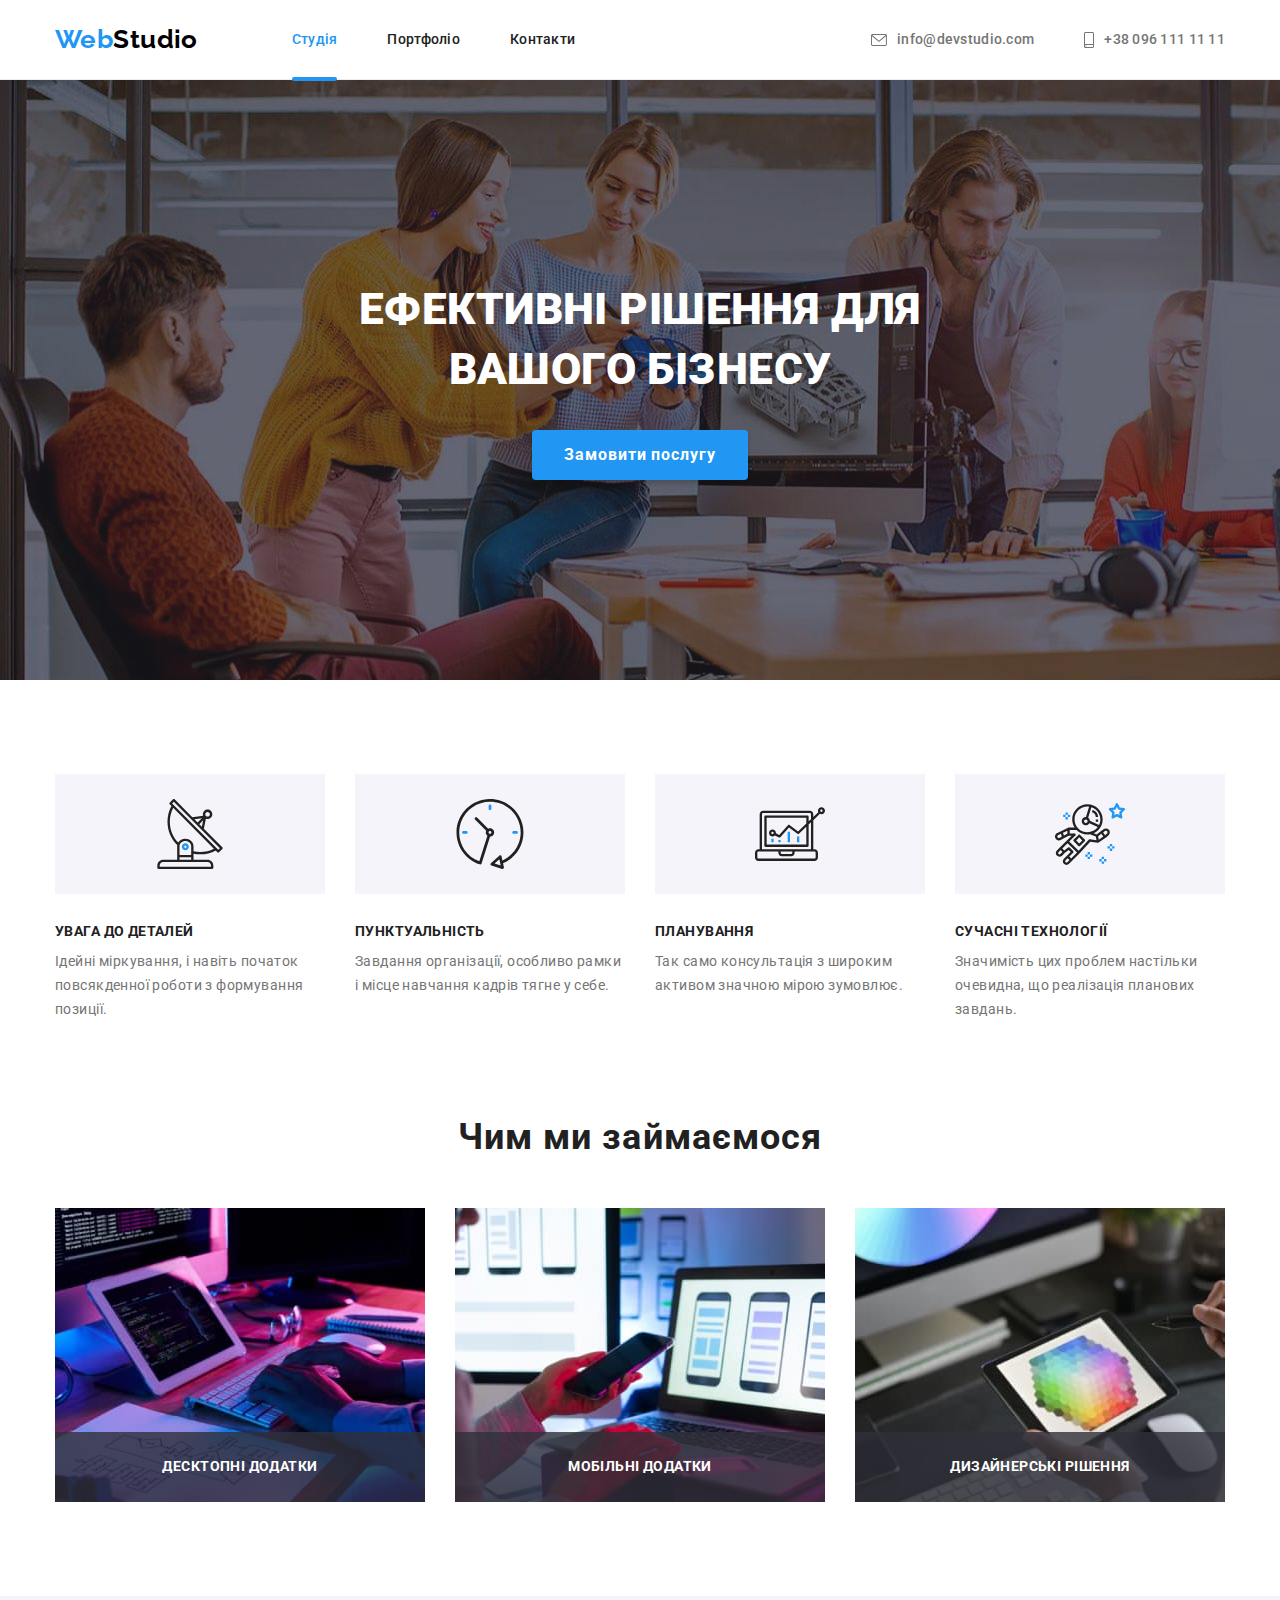
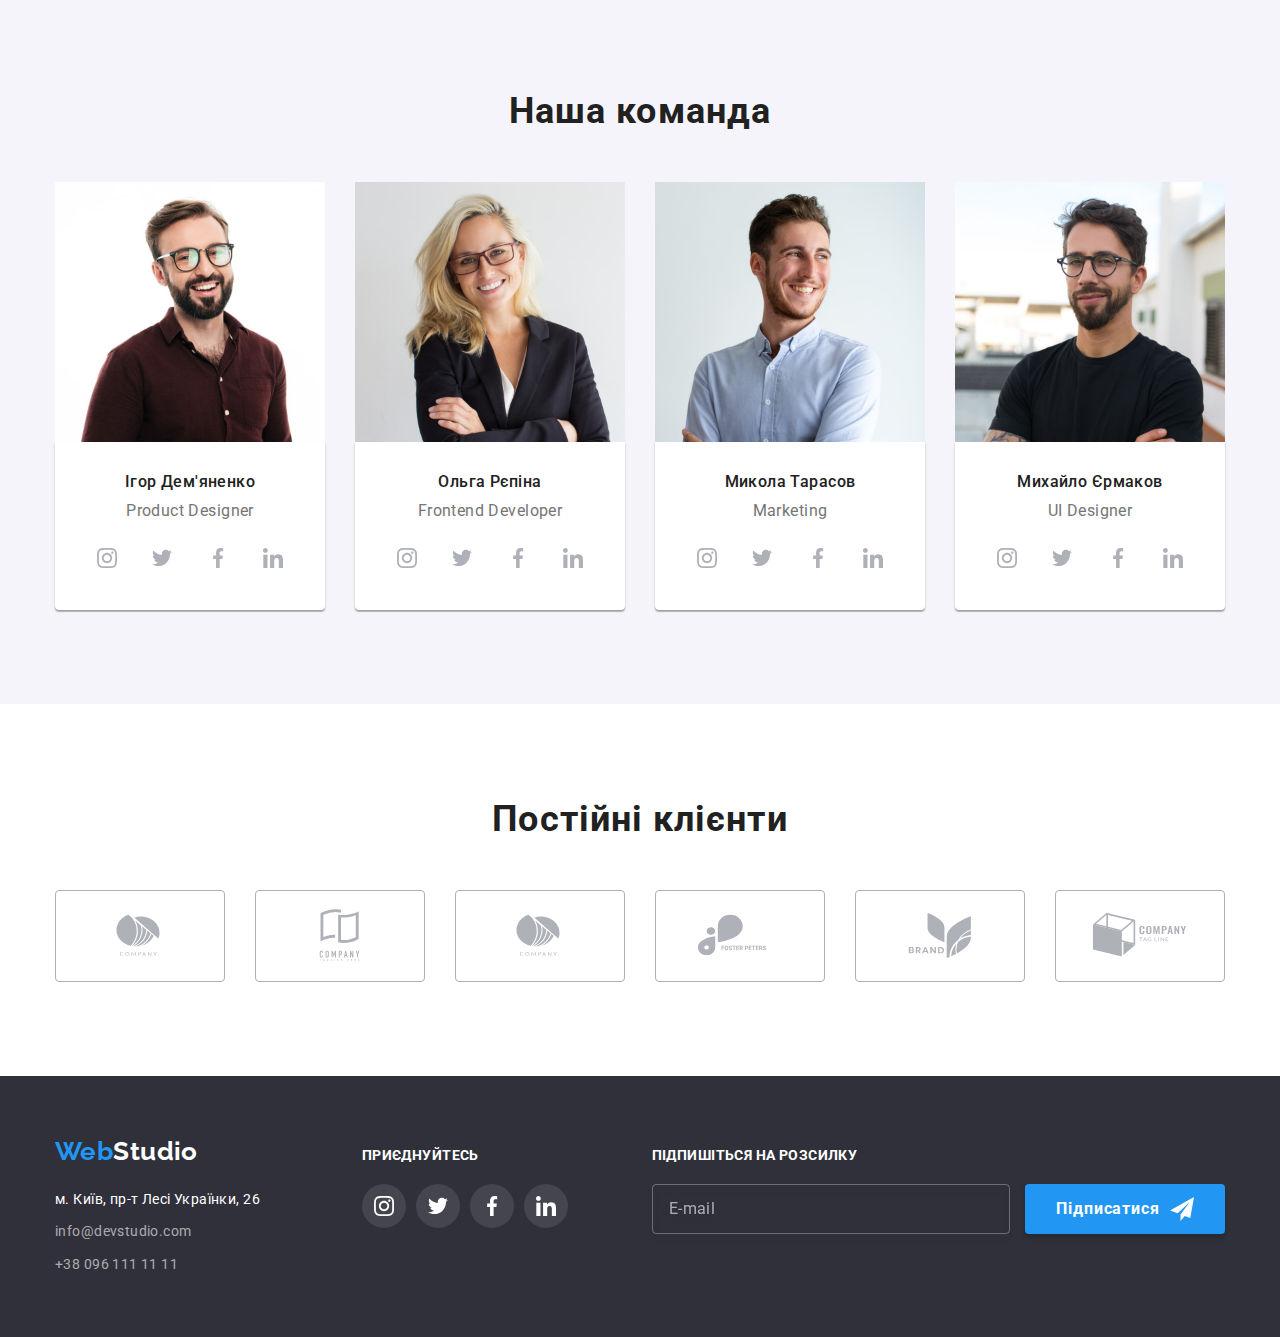
<file: index.html>
<!DOCTYPE html>
<html lang="uk">
<head>
    <meta charset="UTF-8">
    <meta http-equiv="X-UA-Compatible" content="IE=edge">
    <meta name="viewport" content="width=device-width, initial-scale=1.0">
    <title>WebStudio</title>
    <link rel="stylesheet" href="https://cdnjs.cloudflare.com/ajax/libs/modern-normalize/1.1.0/modern-normalize.min.css">
    <link rel="preconnect" href="https://fonts.googleapis.com">
    <link rel="preconnect" href="https://fonts.gstatic.com" crossorigin>
    <link href="https://fonts.googleapis.com/css2?family=Raleway:wght@700&family=Roboto:wght@400;500;700;900&display=swap" rel="stylesheet">
    <link rel="stylesheet" href="./css/styles.css">
</head>
<body>
<header class="header">
    <div class="header-container container">
        <nav class="header-nav">
            <a class="logo link" href="./index.html" lang="en">
                <span class="accent">Web</span><span class="text">Studio</span>
            </a>
            <ul class="site-nav list">
                <li class="site-nav-item">
                <a class="site-nav-link link current" href="./index.html">Студія</a>
                </li>
                <li class="site-nav-item">
                <a class="site-nav-link link" href="./portfolio.html">Портфоліо</a>
                </li>
                <li class="site-nav-item">
                <a class="site-nav-link link" href="#">Контакти</a>
                </li>
            </ul>
        </nav>
        <ul class="contacts list">
            <li class="contacts-item">
                <a class="contacts-link link" href="mailto:info@devstudio.com">
                    <svg class="contacts-icon icon" width="16" height="12">
                        <use href="./images/icons.svg#icon-email"></use>
                    </svg>
                    info@devstudio.com
                </a>
            </li>
            <li class="contacts-item">
                <a class="contacts-link link" href="tel:+380961111111">
                    <svg class="contacts-icon icon" width="10" height="16">
                        <use href="./images/icons.svg#icon-phone"></use>
                    </svg>
                    +38 096 111 11 11
                </a>
            </li>
        </ul>
    </div>
</header>

<main>
    <section class="hero">
        <div class="container">
            <h1 class="main">Ефективні рішення для вашого бізнесу</h1>
            <button class="button" type="button" data-modal-open>Замовити послугу</button>
        </div>
    </section>

    <section class="characteristic section">
        <div class="container">
            <h2 class="visually-hidden">Особливості</h2>
            <ul class="distinction-list list">
                <li class="dist-list-item">
                   <div class="dist-list-container">
                    <div class="icon-container">
                        <svg class="characteristic-icon icon" width="70" height="70">
                            <use href="./images/icons.svg#icon-antenna"></use>
                        </svg>
                    </div>
                       <h3 class="example-title title">Увага до деталей</h3>
                       <p class="point">Ідейні міркування, і навіть початок повсякденної роботи з формування позиції.</p>
                   </div>
                </li>
                <li class="dist-list-item">
                    <div class="dist-list-container">
                        <div class="icon-container">
                            <svg class="characteristic-icon icon" width="70" height="70">
                                <use href="./images/icons.svg#icon-clock"></use>
                            </svg>  
                        </div>
                        <h3 class="title">Пунктуальність</h3>
                        <p class="point">Завдання організації, особливо рамки і місце навчання кадрів тягне у себе.</p>
                    </div>
                </li>
                <li class="dist-list-item">
                    <div class="dist-list-container">
                        <div class="icon-container">
                            <svg class="characteristic-icon icon" width="70" height="70">
                                <use href="./images/icons.svg#icon-diagram"></use>
                            </svg> 
                        </div>
                        <h3 class="title">Планування</h3>
                        <p class="point">Так само консультація з широким активом значною мірою зумовлює.</p>
                    </div>
                </li>
                 <li class="dist-list-item">
                    <div class="dist-list-container">
                        <div class="icon-container">
                            <svg class="characteristic-icon icon" width="70" height="70">
                                <use href="./images/icons.svg#icon-astronaut"></use>
                            </svg> 
                        </div>
                        <h3 class="title">Сучасні технології</h3>
                        <p class="point">Значимість цих проблем настільки очевидна, що реалізація планових завдань.</p>
                    </div>
                </li>
            </ul>
        </div>
    </section>

    <section class="essential section">
        <div class="container">
            <h2 class="title">Чим ми займаємося</h2>
            <ul class="images-list list">
                <li class="images-list-item">
                    <img class="img" src="./images/img1.jpg" alt="Десктопні додатки" width=370>
                    <div class="essential-text-container">
                        <p class="essential-text">Десктопні додатки</p>
                    </div>
                </li>
                <li class="images-list-item">
                    <img class="img" src="./images/img2.jpg" alt="Мобільні додатки" width=370>
                    <div class="essential-text-container">
                        <p class="essential-text">Мобільні додатки</p>
                    </div>
                </li>
                <li class="images-list-item">
                    <img class="img" src="./images/img3.jpg" alt="Дизайнерскі рішення" width=370>
                    <div class="essential-text-container">
                        <p class="essential-text">Дизайнерські рішення</p>
                    </div>
                </li>
            </ul>
        </div>
    </section>

    <section class="team section">
        <div class="container">
            <h2 class="title">Наша команда</h2>
            <ul class="team-list list">
                <li class="team-list-item">
                    <img class="img" src="./images/img4.jpg" alt="Игорь Демьяненко" width=270>
                    <div class="team-list-container">
                        <h3 class="people">Ігор Дем'яненко</h3>
                        <p class="texts" lang="en">Product Designer</p>
                        <ul class="social-networks list">
                            <li class="social-networks-item">
                                <a class="social-network-link" href="#instagram">
                                    <svg class="social-network-icon icon" width="20" height="20">
                                        <use href="./images/icons.svg#icon-instagram"></use>
                                    </svg>
                                </a>
                            </li>
                            <li class="social-networks-item">
                                <a class="social-network-link" href="#twitter">
                                    <svg class="social-network-icon icon" width="20" height="20">
                                       <use href="./images/icons.svg#icon-twitter"></use>
                                    </svg>
                                </a>
                            </li>
                            <li class="social-networks-item">
                                <a class="social-network-link" href="#facebook">
                                    <svg class="social-network-icon icon" width="20" height="20">
                                        <use href="./images/icons.svg#icon-facebook"></use>
                                    </svg>
                                </a>
                            </li>
                            <li class="social-networks-item">
                                <a class="social-network-link" href="#linkedin">
                                    <svg class="social-network-icon icon" width="20" height="20">
                                        <use href="./images/icons.svg#icon-linkedin"></use>
                                    </svg>
                                </a>
                            </li>
                        </ul>
                    </div>
                </li>
                <li class="team-list-item">
                    <img class="img" src="./images/img5.jpg" alt="Ольга Репина" width=270>
                    <div class="team-list-container">
                        <h3 class="people">Ольга Рєпіна</h3>
                        <p class="texts" lang="en">Frontend Developer</p>
                        <ul class="social-networks list">
                            <li class="social-networks-item">
                                <a class="social-network-link" href="#instagram">
                                    <svg class="social-network-icon" width="20" height="20">
                                        <use href="./images/icons.svg#icon-instagram"></use>
                                    </svg>
                                </a>
                            </li>
                            <li class="social-networks-item">
                                <a class="social-network-link" href="#twitter">
                                    <svg class="social-network-icon" width="20" height="20">
                                        <use href="./images/icons.svg#icon-twitter"></use>
                                    </svg>
                                </a>
                            </li>
                            <li class="social-networks-item">
                                <a class="social-network-link" href="#facebook">
                                    <svg class="social-network-icon" width="20" height="20">
                                        <use href="./images/icons.svg#icon-facebook"></use>
                                    </svg>
                                </a>
                            </li>
                            <li class="social-networks-item">
                                <a class="social-network-link" href="#linkedin">
                                    <svg class="social-network-icon" width="20" height="20">
                                        <use href="./images/icons.svg#icon-linkedin"></use>
                                    </svg>
                                </a>
                            </li>
                        </ul>
                    </div>
                </li>
                <li class="team-list-item">
                   <img class="img" src="./images/img6.jpg" alt="Николай Тарасов" width=270>
                   <div class="team-list-container">
                       <h3 class="people">Микола Тарасов</h3>
                       <p class="texts" lang="en">Marketing</p>
                       <ul class="social-networks list">
                            <li class="social-networks-item">
                                <a class="social-network-link" href="#instagram">
                                    <svg class="social-network-icon" width="20" height="20">
                                        <use href="./images/icons.svg#icon-instagram"></use>
                                    </svg>
                                </a>
                            </li>
                            <li class="social-networks-item">
                                <a class="social-network-link" href="#twitter">
                                    <svg class="social-network-icon" width="20" height="20">
                                       <use href="./images/icons.svg#icon-twitter"></use>
                                    </svg>
                                </a>
                            </li>
                            <li class="social-networks-item">
                                <a class="social-network-link" href="#facebook">
                                    <svg class="social-network-icon" width="20" height="20">
                                        <use href="./images/icons.svg#icon-facebook"></use>
                                    </svg>
                                </a>
                            </li>
                            <li class="social-networks-item">
                                <a class="social-network-link" href="#linkedin">
                                    <svg class="social-network-icon" width="20" height="20">
                                        <use href="./images/icons.svg#icon-linkedin"></use>
                                    </svg>
                                </a>
                            </li>
                        </ul>
                    </div>
                </li>
                <li class="team-list-item">
                    <img class="img" src="./images/img7.jpg" alt="Михаил Ермаков" width=270>
                    <div class="team-list-container">
                        <h3 class="people">Михайло Єрмаков</h3>
                        <p class="texts" lang="en">UI Designer</p>
                        <ul class="social-networks list">
                            <li class="social-networks-item">
                                <a class="social-network-link" href="#instagram">
                                    <svg class="social-network-icon" width="20" height="20">
                                        <use href="./images/icons.svg#icon-instagram"></use>
                                    </svg>
                                </a>
                            </li>
                            <li class="social-networks-item">
                                <a class="social-network-link" href="#twitter">
                                    <svg class="social-network-icon" width="20" height="20">
                                        <use href="./images/icons.svg#icon-twitter"></use>
                                    </svg>
                                </a>
                            </li>
                            <li class="social-networks-item">
                                <a class="social-network-link" href="#facebook">
                                    <svg class="social-network-icon" width="20" height="20">
                                        <use href="./images/icons.svg#icon-facebook"></use>
                                    </svg>
                                </a>
                            </li>
                            <li class="social-networks-item">
                                <a class="social-network-link" href="#linkedin">
                                    <svg class="social-network-icon" width="20" height="20">
                                        <use href="./images/icons.svg#icon-linkedin"></use>
                                    </svg>
                                </a>
                            </li>
                        </ul>
                    </div>
                </li>
            </ul>
        </div>
        
    </section>

    <section class="clients section">
        <div class="container">
            <h2 class="title">Постійні клієнти</h2>
            <ul class="clients-list list">
                <li class="clients-list-item">
                    <a class="clients-list-link" href="#">
                        <svg class="clients-list-icon icon" width="106" height="60">
                            <use href="./images/icons.svg#icon-logocompany"></use>
                        </svg>
                    </a>
                </li>
                <li class="clients-list-item">
                    <a class="clients-list-link" href="#">
                        <svg class="clients-list-icon icon" width="106" height="60">
                            <use href="./images/icons.svg#icon-logotagline"></use>
                        </svg>
                    </a>
                </li>
                <li class="clients-list-item">
                    <a class="clients-list-link" href="#">
                        <svg class="clients-list-icon icon" width="106" height="60">
                            <use href="./images/icons.svg#icon-logocompany"></use>
                        </svg>
                    </a>
                </li>
                <li class="clients-list-item">
                    <a class="clients-list-link" href="#">
                        <svg class="clients-list-icon icon" width="106" height="60">
                            <use href="./images/icons.svg#icon-logofoster"></use>
                        </svg>
                    </a>
                </li>
                <li class="clients-list-item">
                    <a class="clients-list-link" href="#">
                        <svg class="clients-list-icon icon" width="106" height="60">
                            <use href="./images/icons.svg#icon-logobrand"></use>
                        </svg>
                    </a>
                </li>
                <li class="clients-list-item">
                    <a class="clients-list-link" href="#">
                        <svg class="clients-list-icon icon" width="106" height="60">
                            <use href="./images/icons.svg#icon-logotagcom"></use>
                        </svg>
                    </a>
                </li>
            </ul>
        </div>
    </section>
</main>

<footer class="footer">
    <div class="container">

        <div class="footer-nav">
            <a href="./index.html" class="footer-logo logo link" lang="en">
                <span class="accent">Web</span><span class="text">Studio</span>
            </a>
            <address>
                <ul class="address list">
                    <li class="address-list-item">
                        <a class="fact link" href="https://goo.gl/maps/kG6ZxLyjDZMwMeht5" target="_blank"
                            rel="noreferrer noopener">м. Київ, пр-т Лесі Українки, 26</a>
                    </li>
                    <li class="address-list-item">
                        <a class="mail link" href="mailto:info@devstudio.com">info@devstudio.com</a>
                    </li>
                    <li class="address-list-item">
                        <a class="tel link" href="tel:+380961111111">+38 096 111 11 11</a>
                    </li>
                </ul>
            </address>
        </div>

        <div class="footer-social-networks">
            <p class="title">Приєднуйтесь</p>
            <ul class="social-networks list">
                <li class="social-networks-item">
                    <a class="social-network-link" href="#instagram">
                        <svg class="social-network-icon" width="20" height="20">
                            <use href="./images/icons.svg#icon-instagram"></use>
                        </svg>
                    </a>
                </li>
                <li class="social-networks-item">
                    <a class="social-network-link" href="#twitter">
                        <svg class="social-network-icon" width="20" height="20">
                            <use href="./images/icons.svg#icon-twitter"></use>
                        </svg>
                    </a>
                </li>
                <li class="social-networks-item">
                    <a class="social-network-link" href="#facebook">
                        <svg class="social-network-icon" width="20" height="20">
                            <use href="./images/icons.svg#icon-facebook"></use>
                        </svg>
                    </a>
                </li>
                <li class="social-networks-item">
                    <a class="social-network-link" href="#linkedin">
                        <svg class="social-network-icon" width="20" height="20">
                            <use href="./images/icons.svg#icon-linkedin"></use>
                        </svg>
                    </a>
                </li>
            </ul>
        </div>

        <form action="footer-form">
            <p class="footer-form-title">Підпишіться на розсилку</p>
            <div class="footer-form-container">
                <label>
                    <input class="footer-form-input" type="email" name="email" placeholder="E-mail" />
                </label>
                <button class="footer-form-btn" type="submit">
                    Підписатися
                    <svg class="btn-icon" width="24" height="24">
                        <use href="./images/icons.svg#icon-send"></use>
                    </svg>
                </button>
            </div>
        </form>
           
        
    </div>
</footer>

    <div class="backdrop is-hidden" data-modal>
        <div class="modal">

            <button type="button" class="close-icon-button" data-modal-close>
                <svg class="close-icon" width="18" height="18">
                    <use href="./images/icons.svg#close-icon"></use>
                </svg>
            </button>

            <form class="modal-form" name="modal-form">
                <p class="modal-form-title">Залиште свої дані, ми вам передзвонимо</p>
                
                <label class="modal-form-name" for="name-form">Ім'я</label>
                <div class="modal-container">
                    <input class="modal-form-input" id="name-form" type="text" name="name" minlength="2"/>
                    <svg class="modal-icon" width="18" height="18">
                        <use href="./images/icons.svg#icon-persone-name"></use>
                    </svg>
                </div>
                
                <label class="modal-form-name" for="tel-form">Телефон</label>
                <div class="modal-container">
                    <input class="modal-form-input" id="tel-form" type="tel" name="tel"/>
                    <svg class="modal-icon" width="18" height="18">
                        <use href="./images/icons.svg#icon-persone-phone"></use>
                    </svg>
                </div>

                <label class="modal-form-name" for="email-form">Пошта</label>
                <div class="modal-container">
                    <input class="modal-form-input" id="email-form" type="email" name="email"/>
                    <svg class="modal-icon" width="18" height="18">
                        <use href="./images/icons.svg#icon-persone-email"></use>
                    </svg>
                </div>

                <label class="modal-feedback-label">
                    <span class="modal-form-name">Коментар</span>
                    <textarea class="modal-feedback-input" name="feedback" rows="5" placeholder="Введіть текст"></textarea>
                </label>

                <div class="modal-checkbox-container">
                    <input class="checkbox-input visually-hidden" type="checkbox" name="policy" required id="policy">
                    <label for="policy" class="label-checkbox">Погоджуюся з розсилкою та приймаю&ensp;
                        <a class="policy-link" href="#">Умови договору</a></label>
                        <svg class="modal-icon checkbox-modal-icon" width="16" height="16">
                            <use href="./images/icons.svg#icon-check"></use>
                        </svg>
                </div>
            
                <button class="modal-submit-button" type="submit">Відправити</button>

            </form>
        </div>
    </div>





<script src="./js/modal.js"></script>
</body>
</html>
</file>
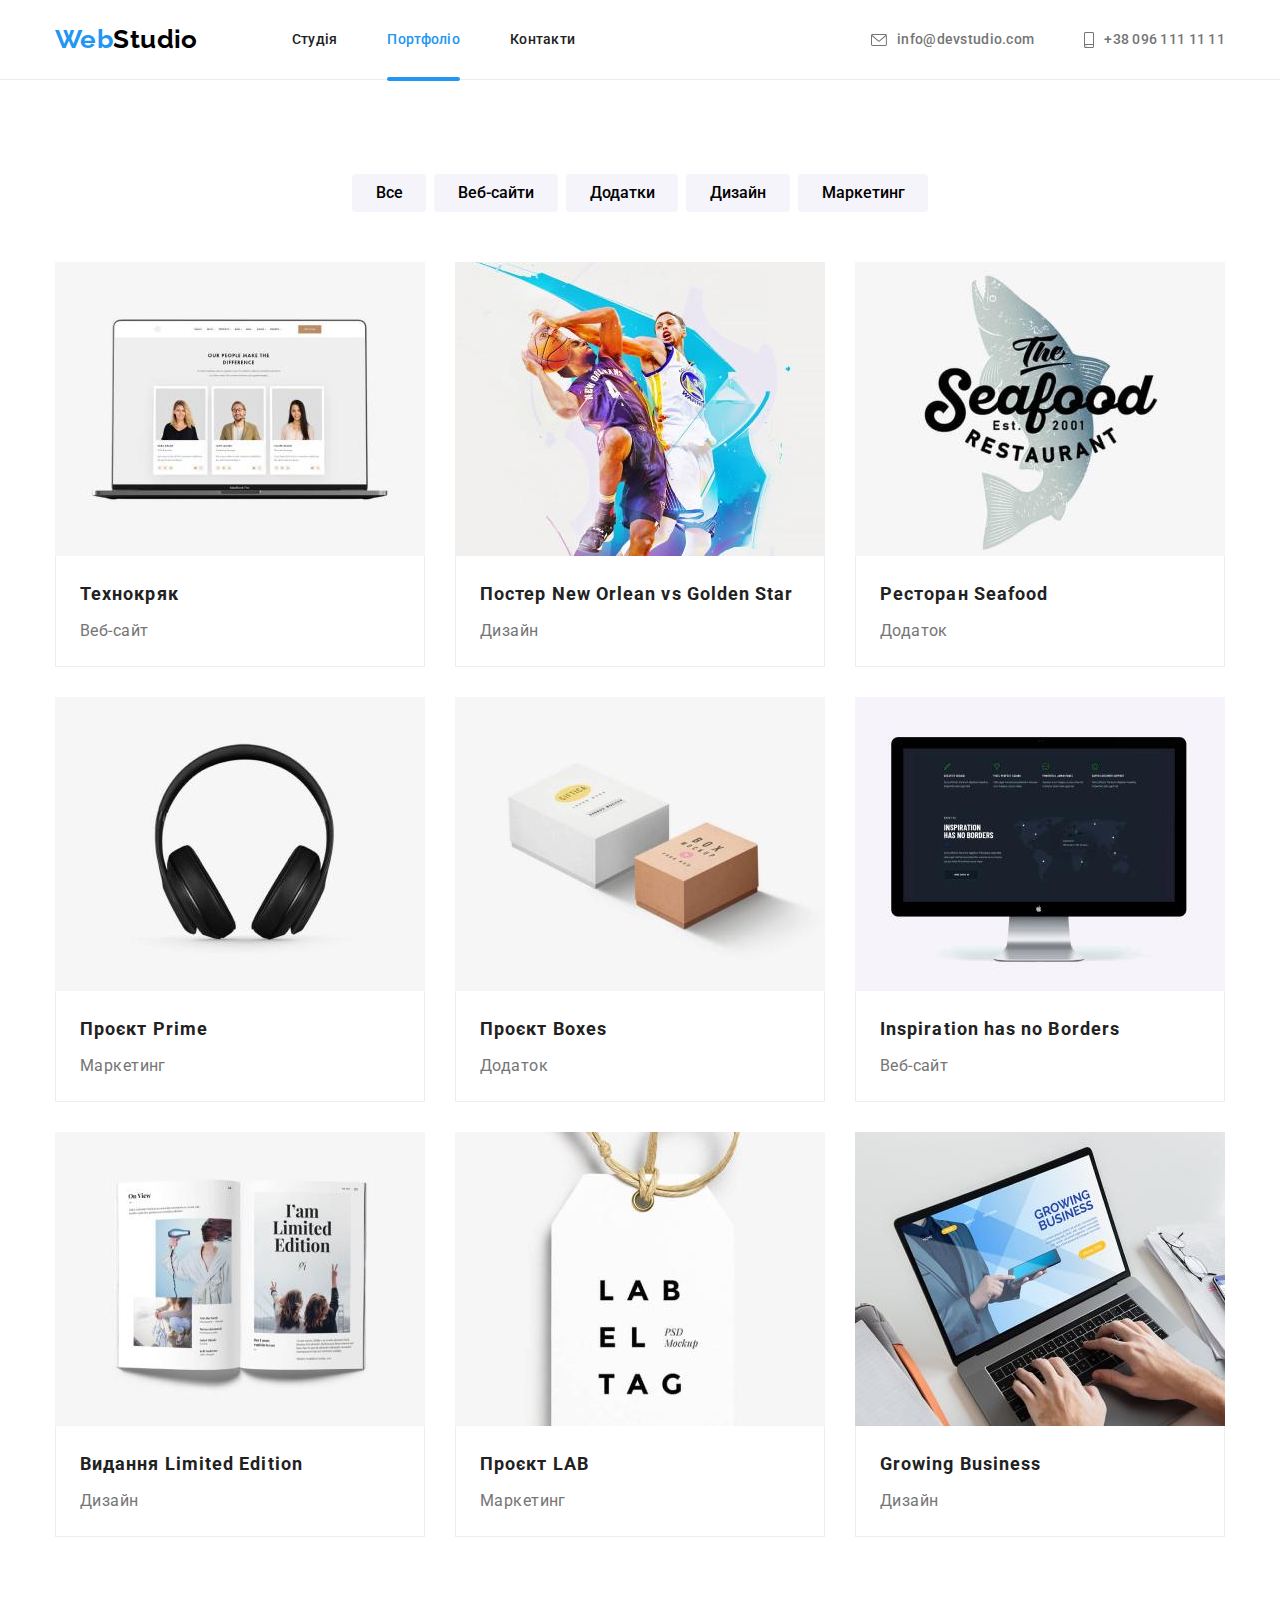
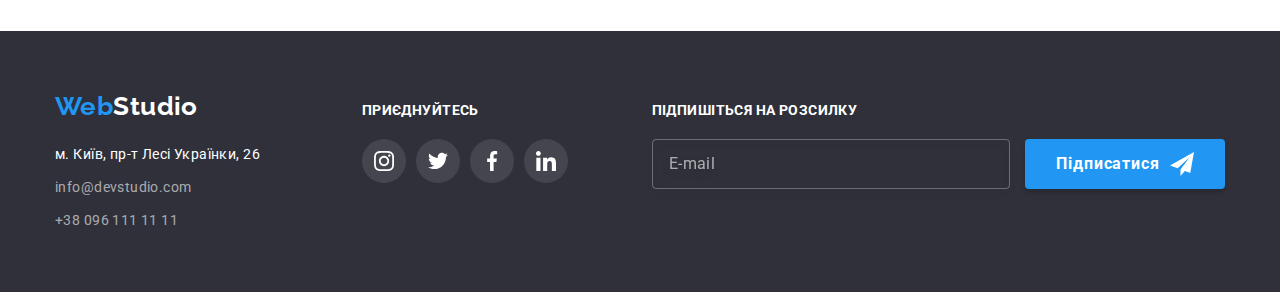
<file: portfolio.html>
<!DOCTYPE html>
<html lang="uk">
<head>
    <meta charset="UTF-8">
    <meta http-equiv="X-UA-Compatible" content="IE=edge">
    <meta name="viewport" content="width=device-width, initial-scale=1.0">
    <title>Portfolio</title>
    <link rel="stylesheet" href="https://cdnjs.cloudflare.com/ajax/libs/modern-normalize/1.1.0/modern-normalize.min.css">
    <link rel="preconnect" href="https://fonts.googleapis.com">
    <link rel="preconnect" href="https://fonts.gstatic.com" crossorigin>
    <link href="https://fonts.googleapis.com/css2?family=Raleway:wght@700&family=Roboto:wght@400;500;700;900&display=swap" rel="stylesheet">
    <link rel="stylesheet" href="./css/styles.css">
</head>
<body>
<header class="header">
    <div class="header-container container">
        <nav class="header-nav"> 
            <a class="logo link" href="./index.html" lang="en">
                <span class="accent">Web</span><span class="text">Studio</span>
            </a>
            <ul class="site-nav list">
                <li class="site-nav-item"> 
                    <a class="site-nav-link link" href="./index.html">Студія</a>
                </li>
                <li class="site-nav-item">
                    <a class="site-nav-link link current" href="./portfolio.html">Портфоліо</a>
                </li>
                <li class="site-nav-item">
                    <a class="site-nav-link link" href="#">Контакти</a>
                </li>
            </ul>
        </nav>
        <ul class="contacts list">
            <li class="contacts-item">
                <a class="contacts-link link" href="mailto:info@devstudio.com">
                    <svg class="contacts-icon icon" width="16" height="12">
                        <use href="./images/icons.svg#icon-email"></use>
                    </svg>
                    info@devstudio.com
                </a>
            </li>
            <li class="contacts-item">
                <a class="contacts-link link" href="tel:+380961111111">
                    <svg class="contacts-icon icon" width="10" height="16">
                        <use href="./images/icons.svg#icon-phone"></use>
                    </svg>
                    +38 096 111 11 11
                </a>
            </li>
        </ul>
    </div>
</header>

<main>
<section class="portfolio section">
    <div class="container">
        <h1 class="visually-hidden">Портфоліо</h1>
        <ul class="buttons list">
            <li class="port-btn-list-item">
                <button class="port-btn button-all" type="button">Все</button>
            </li>
            <li class="port-btn-list-item">
                <button class="port-btn button-veb" type="button">Веб-сайти</button>
            </li>
            <li class="port-btn-list-item">
                <button class="port-btn button-app" type="button">Додатки</button>
            </li>
            <li class="port-btn-list-item">
                <button class="port-btn button-des" type="button">Дизайн</button>
            </li>
            <li class="port-btn-list-item">
                <button class="port-btn button-mar" type="button">Маркетинг</button>
            </li>
        </ul>
        <ul class="example-list list">
            <li class="port-list-item">
                <a class="port-link link" href="#">
                    <div class="position-text-container">
                        <img class="port-img img" src="./images/img2.1.jpg" alt="Веб-сайт Технокряк " width="370">
                        <p class="position-text"> Ресурс пропонує комплексні пропозиції з різним рівнем функціоналу та сервісів. Все це дозволить відвідувачу отримати
                        вичерпні відомості про компанію чи приватну особу.</p>
                    </div>
                    <div class="port-wrapper">
                        <h2 class="subtitle">Технокряк</h2>
                        <p class="lists">Веб-сайт</p>
                    </div>
                </a>
            </li>
            <li class="port-list-item">
                <a class="port-link link" href="#">
                    <div class="position-text-container">
                        <img class="port-img img" src="./images/img2.2.jpg" alt="Дизайн постера" width="370">
                        <p class="position-text"> Ресурс пропонує комплексні пропозиції з різним рівнем функціоналу та сервісів. Все це дозволить відвідувачу отримати
                        вичерпні відомості про компанію чи приватну особу.</p>
                    </div>
                    <div class="port-wrapper">
                        <h2 class="subtitle">Постер<span lang="en"> New Orlean vs Golden Star</span></h2>
                        <p class="lists">Дизайн</p>
                    </div>
                </a>
            </li>
            <li class="port-list-item">
                <a class="port-link link" href="#">
                    <div class="position-text-container">
                        <img class="port-img img" src="./images/img2.3.jpg" alt="Додаток Seafood" width="370">
                        <p class="position-text"> Ресурс пропонує комплексні пропозиції з різним рівнем функціоналу та сервісів. Все це
                        дозволить відвідувачу отримати вичерпні відомості про компанію чи приватну особу.</p>
                    </div>
                    <div class="port-wrapper">
                        <h2 class="subtitle">Ресторан<span lang="en"> Seafood</h2>
                        <p class="lists">Додаток</p>
                    </div>
                </a>
            </li>
            <li class="port-list-item">
                <a class="port-link link" href="#">
                    <div class="position-text-container">
                        <img class="port-img img" src="./images/img2.4.jpg" alt="Маркетинг Проект Prime" width="370">
                        <p class="position-text"> Ресурс пропонує комплексні пропозиції з різним рівнем функціоналу та сервісів. Все це
                        дозволить відвідувачу отримати
                        вичерпні відомості про компанію чи приватну особу.</p>
                    </div>
                    <div class="port-wrapper">
                        <h2 class="subtitle">Проєкт <span lang="en">Prime</span></h2>
                        <p class="lists">Маркетинг</p>
                    </div>
                </a>
            </li>
            <li class="port-list-item">
                <a class="port-link link" href="#">
                    <div class="position-text-container">
                        <img class="port-img img" src="./images/img2.5.jpg" alt="Додаток Boxes" width="370">
                        <p class="position-text"> Ресурс пропонує комплексні пропозиції з різним рівнем функціоналу та сервісів. Все це
                        дозволить відвідувачу отримати
                        вичерпні відомості про компанію чи приватну особу.</p>
                    </div>
                    <div class="port-wrapper">
                        <h2 class="subtitle">Проєкт <span lang="en">Boxes</span></h2>
                        <p class="lists">Додаток</p>
                    </div>
                </a>
            </li>
            <li class="port-list-item">
                <a class="port-link link" href="#">
                    <div class="position-text-container">
                        <img class="port-img img" src="./images/img2.6.jpg" alt="Веб-сайт Inspiration has no Borders" width="370">
                        <p class="position-text"> Ресурс пропонує комплексні пропозиції з різним рівнем функціоналу та сервісів. Все це
                        дозволить відвідувачу отримати
                        вичерпні відомості про компанію чи приватну особу.</p>
                    </div>
                    <div class="port-wrapper">
                        <h2 class="subtitle" lang="en">Inspiration has no Borders</h2>
                        <p class="lists">Веб-сайт</p>
                    </div>
                </a>
            </li>
            <li class="port-list-item">
                <a class="port-link link" href="#">
                    <div class="position-text-container">
                        <img class="port-img img" src="./images/img2.7.jpg" alt="Дизайн видання Limited Edition" width="370">
                        <p class="position-text"> Ресурс пропонує комплексні пропозиції з різним рівнем функціоналу та сервісів. Все це
                        дозволить відвідувачу отримати
                        вичерпні відомості про компанію чи приватну особу.</p>
                    </div>
                   <div class="port-wrapper">
                    <h2 class="subtitle">Видання<span lang="en"> Limited Edition</span></h2>
                    <p class="lists">Дизайн</p>
                   </div>
                </a>
            </li>
            <li class="port-list-item">
                <a class="port-link link" href="#">
                    <div class="position-text-container">
                        <img class="port-img img" src="./images/img2.8.jpg" alt="Маркетинг проєкта LAB" width="370">
                        <p class="position-text"> Ресурс пропонує комплексні пропозиції з різним рівнем функціоналу та сервісів. Все це
                        дозволить відвідувачу отримати
                        вичерпні відомості про компанію чи приватну особу.</p>
                    </div>
                    <div class="port-wrapper">
                        <h2 class="subtitle">Проєкт<span lang="en"> LAB</span></h2>
                        <p class="lists">Маркетинг</p>
                    </div>
                </a>
            </li>
            <li class="port-list-item">
                <a class="port-link link" href="#">
                    <div class="position-text-container">
                        <img class="port-img img" src="./images/img2.9.jpg" alt="Growing Business додаток" width="370">
                        <p class="position-text"> Ресурс пропонує комплексні пропозиції з різним рівнем функціоналу та сервісів. Все це
                        дозволить відвідувачу отримати
                        вичерпні відомості про компанію чи приватну особу.</p>
                    </div>
                    <div class="port-wrapper">
                        <h2 class="subtitle" lang="en">Growing Business</h2>
                        <p class="lists">Дизайн</p>
                    </div>
                </a>
            </li>
        </ul>
    </div>
</section>
</main>   

<footer class="footer">
    <div class="container">

        <div class="footer-nav">
            <a href="./index.html" class="footer-logo logo link" lang="en">
                <span class="accent">Web</span><span class="text">Studio</span>
            </a>
            <address>
                <ul class="address list">
                    <li class="address-list-item">
                        <a class="fact link" href="https://goo.gl/maps/kG6ZxLyjDZMwMeht5" target="_blank"
                            rel="noreferrer noopener">м. Київ, пр-т Лесі Українки, 26</a>
                    </li>
                    <li class="address-list-item">
                        <a class="mail link" href="mailto:info@devstudio.com">info@devstudio.com</a>
                    </li>
                    <li class="address-list-item">
                        <a class="tel link" href="tel:+380961111111">+38 096 111 11 11</a>
                    </li>
                </ul>
            </address>
        </div>

        <div class="footer-social-networks">
            <p class="title">Приєднуйтесь</p>
            <ul class="social-networks list">
                <li class="social-networks-item">
                    <a class="social-network-link" href="#instagram">
                        <svg class="social-network-icon" width="20" height="20">
                            <use href="./images/icons.svg#icon-instagram"></use>
                        </svg>
                    </a>
                </li>
                <li class="social-networks-item">
                    <a class="social-network-link" href="#twitter">
                        <svg class="social-network-icon" width="20" height="20">
                            <use href="./images/icons.svg#icon-twitter"></use>
                        </svg>
                    </a>
                </li>
                <li class="social-networks-item">
                    <a class="social-network-link" href="#facebook">
                        <svg class="social-network-icon" width="20" height="20">
                            <use href="./images/icons.svg#icon-facebook"></use>
                        </svg>
                    </a>
                </li>
                <li class="social-networks-item">
                    <a class="social-network-link" href="#linkedin">
                        <svg class="social-network-icon" width="20" height="20">
                            <use href="./images/icons.svg#icon-linkedin"></use>
                        </svg>
                    </a>
                </li>
            </ul>
        </div>

        <form action="footer-form">
            <p class="footer-form-title">Підпишіться на розсилку</p>
            <div class="footer-form-container">
                <label>
                    <input class="footer-form-input" type="email" name="email" placeholder="E-mail" />
                </label>
                <button class="footer-form-btn" type="submit">
                    Підписатися
                    <svg class="btn-icon" width="24" height="24">
                        <use href="./images/icons.svg#icon-send"></use>
                    </svg>
                </button>
            </div>
        </form>
        
    </div>
</footer>

</body>
</html>
</file>
<file: css/styles.css>
/*=====ЗАГАЛЬНІ=====*/ 


:root { 
    --primary-text-color: #757575;
    --title-text-color: #212121;
    --logo-color: #000000;
    --accent-color: #2196F3;
    --secondary-accent-color: #ffffff;
    --hover-button-color: #188CE8;
    --primary-background-color: #E5E5E5;
    --accent-background-color: #C4C4C4;
    --footer-background-color: #2F303A;
    --accent-section-color: #F5F4FA;
    --text-footer-color: rgba(255, 255, 255, 0.6);
    --border-bottom-color: #ECECEC;  
    --border-div-color: #EEEEEE;
    --icon-color: #AFB1B8;
    --primary-text-family: Roboto, sans-serif;
    --accent-text-family: Raleway, sans-serif;
    --primary-timing-function: cubic-bezier(0.4, 0, 0.2, 1);
    
}

body {
    font-family: var(--primary-text-family);
    font-size: 14px;
    letter-spacing: 0.03em;
    color: var(--primary-text-color);
}

.section {
    padding-top: 94px;
    padding-bottom: 94px;
}

.container {
    width: 1200px;
    margin: 0 auto;
    padding-left: 15px;
    padding-right: 15px;

    /*outline: 2px solid red; */
}

.list {
    list-style: none;
    margin-top: 0;
    margin-bottom: 0;
    padding-left: 0;
}

.link {
    text-decoration: none;
}

.img {
    display: block;
    max-width: 100%;
    height: auto;
}

.characteristic .title,
.essential .title,
.team .title,
.clients .title,
.team .people,
.footer .title,
.footer-form-title,
.example-list .subtitle {
    color: var(--title-text-color);
    font-weight: 700;
    margin-top: 0;
    margin-bottom: 0;

/*outline: 2px solid teal; */
}

.essential .images-list,
.team .team-list,
.clients .clients-list {
    display: flex;
    flex-wrap: wrap;
}

.essential .title,
.team .title,
.clients .title {
    font-size: 36px;
    line-height: 1.17;
    text-align: center;
    letter-spacing: 0.03em;
    margin-bottom: 50px;
}

.characteristic .title,
.essential .essential-text,
.footer .title,
.footer-form-title {
    font-size: 14px;
    line-height: 1.14;
    text-transform: uppercase;
    margin-bottom: 10px;
}

.hero .button,
.modal-submit-button,
.footer .footer-form-btn {
    color: var(--secondary-accent-color);
    font-family: var(--primary-text-family);
    font-style: normal;
    font-weight: 700;
    font-size: 16px;
    line-height: 1.88;
    letter-spacing: 0.06em;
    background-color: var(--accent-color);
    border-radius: 4px;
    border: 0;
    box-shadow: 0px 4px 4px rgba(0, 0, 0, 0.15);
    cursor: pointer;
    transition: background 250ms var(--primary-timing-function),
        box-shadow 250ms var(--primary-timing-function);
}

.hero .button:hover,
.hero .button:focus,
.modal-submit-button:hover,
.modal-submit-button:focus,
.footer .footer-form-btn:hover,
.footer .footer-form-btn:focus {
    background-color: var(--hover-button-color);
    box-shadow: 0px 4px 4px rgba(0, 0, 0, 0.15);
}

.visually-hidden {
    position: absolute;
    width: 1px;
    height: 1px;
    margin: -1px;
    padding: 0;
    overflow: hidden;
    border: 0;
    clip: rect(0 0 0 0);
}

/*section {
  outline: 3px solid blueviolet;
} 

.icon {
    outline: 1px dashed red;
}*/

 


 /*===== ШАПКА =====*/




.header { 
    padding-top: 24px;
    padding-bottom: 24px;
    border-bottom: 1px solid var(--border-bottom-color);

    /*outline: 2px solid blueviolet; */
}

.header-container {
    display: flex;
    align-items: center;
    
}

.header-nav {
    display: flex;
    align-items: center;
    background: var(--secondary-accent-color);
}

.logo {
    margin-right: 94px;
    font-family: var(--accent-text-family);
    font-weight: 700;
    font-size: 26px;
    line-height: 1.2;
}

.accent {
    color: var(--accent-color); 
}

.text {
    color: var(--logo-color);  
}

.site-nav,
.contacts {
    display: flex;
    align-items: center;
   
    font-weight: 500;
    line-height: 1.14;
    letter-spacing: 0.02em;
}

.site-nav-item:not(:last-child) {
    margin-right: 50px;
}

.site-nav .link {
    position: relative;
    display: block;
    padding-top: 7px;
    padding-bottom: 7px;
    color: var(--title-text-color);  
    transition: color 250ms c;
}

.site-nav .link.current::after {
    position: absolute;
    top: 52px;
    content: "";
    display: block;
    width: 100%;
    height: 4px;
    border-radius: 2px;
    background-color: var(--accent-color);
}

.contacts {
    margin-left: auto;
}

.contacts-item:not(:last-child) {
    margin-right: 50px;
}


.contacts .contacts-link {
    color: inherit;
    display: flex;
    align-items: center;
    justify-content: center;
    padding-top: 7px;
    padding-bottom: 7px;
    transition: color 250ms var(--primary-timing-function);
}

.contacts .contacts-icon {
   fill: var(--primary-text-color);
   margin-right: 10px;
    transition: fill 250ms var(--primary-timing-function);
}

.site-nav .link.current,
.site-nav .site-nav-link:hover,
.site-nav .site-nav-link:focus,
.contacts .contacts-link:hover,
.contacts .contacts-link:focus {
    color: var(--accent-color);
}

.contacts .contacts-link:hover .contacts-icon {
   fill: var(--accent-color);
}




/*===== ПЕРША СЕКЦІЯ ГЕРОЯ =====*/




.hero {
    background-color: var(--accent-background-color);
    background-image: linear-gradient(to right, rgba(47, 48, 58, 0.4), rgba(47, 48, 58, 0.4)),
    url(../images/hero.jpg);
    background-size: cover;
    max-width: 1600px;
    text-align: center;
    margin: 0 auto;
    padding-top: 200px;
    padding-bottom: 200px;
}

.hero .main {
    width: 696px;
    font-weight: 900;
    font-size: 44px;
    line-height: 1.36;
    text-align: center;
    color: var(--secondary-accent-color);
    text-transform: uppercase; 
    margin-top: 0;
    margin-left: auto;
    margin-right: auto;
    margin-bottom: 30px;

    /*outline: 2px solid teal; */
  
}

.hero .button {
    padding: 10px 32px;
    min-width: 216px;
}




 /*===== ДРУГА СЕКЦІЯ ХАРАКТЕРИСТИКИ =====*/




.characteristic {
    padding-bottom: 0;
}

.characteristic .distinction-list {
    display: flex;
    justify-content: space-between;
}

.characteristic .dist-list-item:not(:last-child) {
    margin-right: 30px;
}

.characteristic .dist-list-container {
    min-width: 270px;
    min-height: 248px;

   /* outline: 2px solid rgb(89, 234, 5);*/
}

.characteristic .icon-container {
    display: flex;
    align-items: center;
    justify-content: center;
    width: 270px;
    height: 120px;
    background-color: var(--accent-section-color);
    margin-bottom: 30px;

    /*outline: 1px dashed rgb(179, 17, 220);*/
}

.characteristic .point {
    line-height: 1.71;
    margin-top: 0;
    margin-bottom: 0;
}




/*===== ТРЕТЯ СЕКЦІЯ ДІЯЛЬНІСТЬ =====*/



.essential .images-list {
    justify-content: space-between;
}

.essential .images-list-item {
    position: relative;
}

.essential .essential-text {
    margin: 0;
    text-align: center;
    font-weight: 700;
    color: var(--secondary-accent-color);
}

.essential .essential-text-container {
    position: absolute;
    bottom: 0;
    width: 370px;
    height: 70px;
    display: flex;
    align-items: center;
    justify-content: center;
    background-color: rgba(47, 48, 58, 0.8);
}




/*===== ЧЕТВЕРТА СЕКЦІЯ КОМАНДА =====*/




.team {
    background-color: var(--accent-section-color);
}

.team .team-list {
    margin-left: -30px;
    margin-top: -30px;
}

.team .team-list-item {
    flex-basis: calc((100% - 120px) / 4);
    margin-left: 30px;
    margin-top: 30px;
}

.team .team-list-container {
    background-color: var(--secondary-accent-color);
    box-shadow: 0px 1px 3px rgba(0, 0, 0, 0.12), 0px 1px 1px rgba(0, 0, 0, 0.14), 0px 2px 1px rgba(0, 0, 0, 0.2);
    border-radius: 0px 0px 4px 4px;
    padding-top: 30px;
    padding-bottom: 30px;

}

.team .people {
    font-weight: 500;
    font-size: 16px;
    line-height: 1.19;
    text-align: center;
    margin-bottom: 10px;
}

.team .texts {
    font-size: 16px;
    line-height: 1.19;
    text-align: center;
    margin-top: 0;
    margin-bottom: 16px;
}
 
.team .social-networks {
    display: flex;
    padding-left: 30px;
    padding-right: 30px;
    justify-content: space-between;


   /* outline: 1px dashed darkred;*/
}

.team .social-network-link,
.footer .social-network-link {
    display: flex;
    justify-content: center;
    align-items: center;
    width: 44px;
    height: 44px;
    border-radius: 50%;
    transition: background-color 250ms var(--primary-timing-function);
                
}

.team .social-network-link:hover,
.team .social-network-link:focus,
.footer .social-network-link:hover,
.footer .social-network-link:focus {
    background-color: var(--accent-color);
}

.team .social-network-icon {
    fill: var(--icon-color);
    transition: fill 250ms var(--primary-timing-function);
}

.team .social-network-link:hover .social-network-icon,
.team .social-network-link:focus .social-network-icon {
    fill: var(--secondary-accent-color);
}





/*===== П'ЯТА СЕКЦІЯ КЛІЄНТИ =====*/




.clients .clients-list {
    justify-content: space-between;
}

.clients .clients-list-link {
    display: flex;
    align-items: center;
    justify-content: center;
    width: 170px;
    height: 92px;
    border: 1px solid var(--icon-color);
    border-radius: 4px;
    transition: border 250ms var(--primary-timing-function);
}

.clients .clients-list-icon {
    fill: var(--icon-color);
    transition: fill 250ms var(--primary-timing-function);
}

.clients .clients-list-link:hover,
.clients .clients-list-link:focus {
    border: 1px solid var(--accent-color);
}

.clients .clients-list-link:hover .clients-list-icon,
.clients .clients-list-link:focus .clients-list-icon {
    fill: var(--accent-color);
}




 /*===== ПІДВАЛ САЙТУ =====*/




.footer {
    background-color: var(--footer-background-color);
    padding-top: 60px;
    padding-bottom: 60px;      
}

.footer .container {
    display: flex;
    align-items: baseline;
    
}

.footer .footer-nav {
    margin-right: 70px;
}

.footer .footer-social-networks {
    min-width: 206px;
    min-height: 80px;
    margin-right: auto;
  

   /* outline: 1px solid white;*/
}

.footer .title,
.footer .footer-form-title {
    margin-bottom: 20px;
    color: var(--secondary-accent-color);
}


.footer .footer-logo {
    display: inline-block ;
    margin-bottom: 20px;

}

.footer .text {
    color: var(--secondary-accent-color);
}

.footer .address { 
    font-style: normal;
    line-height: 1.71;
}

.footer .fact {
    color: var(--secondary-accent-color);
    text-decoration: none;
    font-style: normal;
}

.address-list-item:not(:last-child) {
    margin-bottom: 9px;
}

.footer .mail,
.footer .tel {
    color: var(--text-footer-color);
    text-decoration: none;
    font-style: normal;
    transition: color 250ms var(--primary-timing-function);
}

.footer .mail:hover,
.footer .mail:focus,
.footer .tel:hover,
.footer .tel:focus {
    color: var(--accent-color);
}

.footer .social-networks {
    display: flex;
    justify-content: space-between;
    


    /*outline: 1px dashed darkred;*/
}

.footer .social-network-link {
    background-color: rgba(255, 255, 255, 0.1);

}

.footer .social-network-icon {
    fill: var(--secondary-accent-color);
}

.footer .footer-form {
    display: flex;
    flex-direction: column;

}

.footer .footer-form-input {
    width: 358px;
    height: 50px;
    padding-left: 16px;
    margin-right: 12px;
    border: 1px solid rgba(255, 255, 255, 0.3);
    filter: drop-shadow(0px 4px 4px rgba(0, 0, 0, 0.15));
    border-radius: 4px;
    background-color: transparent;
   
}

.footer .footer-form-input::placeholder {
    font-weight: 400;
    font-size: 16px;
    line-height: 1.25;
    letter-spacing: 0.03em;
    color: rgba(255, 255, 255, 0.6);
}

.footer .footer-form-input:focus-within {
 color: var(--secondary-accent-color);
}

.footer .footer-form-btn {
    display: inline-flex;
    justify-content: center;
    align-items: center;
    min-width: 200px;
    padding: 10px 28px;
}

.footer .btn-icon {
    margin-left: 10px;
    fill: var(--secondary-accent-color);
}




 

/*===== МОДАЛЬНЕ ВІКНО =====*/




.backdrop {
    position: fixed;
    top: 0;
    left: 0;
    width: 100vw;
    height: 100vh;
    background-color: rgba(0, 0, 0, 0.2);
    transition: opacity 500ms var(--primary-timing-function),
              visibility 500ms var(--primary-timing-function);
}

.backdrop.is-hidden {
    opacity: 0;
    pointer-events: none;
    visibility: 0;

}

.modal {
    position: absolute;
    top: 50%;
    left: 50%;
    transform: translate(-50%,-50%);
    width: 528px;
    height: 581px;
    padding: 40px;
    background-color: var(--secondary-accent-color);
    box-shadow: 0px 1px 3px rgba(0, 0, 0, 0.12), 0px 1px 1px rgba(0, 0, 0, 0.14), 0px 2px 1px rgba(0, 0, 0, 0.2);
    border-radius: 4px;
     
}

.modal-form {
    display: block;
    width: 100%;
    height: auto;
}

.modal-form-title {
    margin-top: 0;
    margin-bottom: 12px;
    font-weight: 700;
    font-size: 20px;
    line-height: 23px;
    color: var(--title-text-color);
    text-align: center;
}

.modal-container {
    position: relative;
    margin-bottom: 10px;
}

.modal-form-name {
    display: inline-block;
    margin-bottom: 4px;
}

.modal-form-name,
.modal-feedback-input::placeholder {
    font-size: 12px;
    line-height: 1.17;
    letter-spacing: 0.01em;
    color: var(--primary-text-color);
}

.modal-form-input {
    width: 100%;
    padding-left: 42px;
    height: 40px;
    border: 1px solid rgba(33, 33, 33, 0.2);
    border-radius: 4px;
    font: inherit;
}

.modal-icon {
    position: absolute;
    top: 50%;
    left: 12px;
    transform: translateY(-50%);
    transition: fill 250ms var(--primary-timing-function);
}

.modal-feedback-label {
    display: block;
    margin-bottom: 20px;
}

.modal-feedback-input {
    width: 448px;
    height: 120px;
    padding: 12px 16px;
    resize: none;
    border: 1px solid rgba(33, 33, 33, 0.2);
    border-radius: 4px;
    font: inherit;
}

.modal-feedback-input::placeholder {
    color: rgba(117, 117, 117, 0.5);
}

.modal-form-input:focus-within,
.modal-feedback-input:focus-within {
    border-color: var(--accent-color);
    outline: none;
}

.modal-form-input:focus ~ .modal-icon {
    fill: var(--accent-color);
}

.modal-checkbox-container {
    position: relative;
    margin-bottom: 30px;
}

.label-checkbox {
    display: flex;
    align-items: center;
    justify-content: center;
    font-size: 14px;
    line-height: 1.71;
    letter-spacing: 0.03em;
}

.label-checkbox:before {
    display: inline-block;
    width: 16px;
    height: 16px;
    border: 2px solid var(--title-text-color);
    cursor: pointer;
    content: "";
    margin-right: 8px;
    border-radius: 2px;
    transition: outline 250ms var(--primary-timing-function);

}

.checkbox-input:focus-within +.label-checkbox:before {
    outline: 1px solid var(--accent-color);
}

.checkbox-input:checked + .label-checkbox:before {
    outline: 1px solid var(--accent-color);
    border: none;
}

.checkbox-modal-icon {
    left: 18px;
    transform: translateY(-50%);
    opacity: 0;
    pointer-events: none;
    visibility: 0;
    transition: opacity 250ms var(--primary-timing-function),
    visibility 250ms var(--primary-timing-function);
}

.checkbox-input:checked ~ .checkbox-modal-icon {
    opacity: 1;
    outline: 1px solid var(--accent-color);
} 

.policy-link {
    color: var(--accent-color);
}

.modal-submit-button {
    display: block;
    min-width: 200px;
    padding: 10px 52px;
    margin: 0 auto;
    text-align: center;
}

.close-icon-button {
    position: absolute;
    top: 8px;
    right: 8px;
    display: flex;
    align-items: center;
    justify-content: center;
    width: 30px;
    height: 30px;
    padding: 0;
    border-radius: 50%;
    border: 1px solid rgba(0, 0, 0, 0.1);
    background-color: var(--secondary-accent-color);
    cursor: pointer;
    transition: fill 250ms var(--primary-timing-function);
}

.close-icon-button:hover,
.close-icon-button:focus {
    fill: var(--accent-color);
}


/*===== ПОРТФОЛІО =====*/



.portfolio .buttons {
    display: flex;
    justify-content: center;
    margin-bottom: 50px;
} 

.buttons .port-btn-list-item:not(:last-child) {
    margin-right: 8px;
}

.buttons .port-btn {
    font-weight: 500;
    font-size: 16px;
    line-height: 1.63; 
    background-color: var(--accent-section-color);
    border-radius: 4px;
    border: 0;
    cursor: pointer;
    padding: 6px 22px;    
    transition: background-color 250ms var(--primary-timing-function),
                color 250ms var(--primary-timing-function),
                box-shadow 250ms var(--primary-timing-function); 
}

.buttons .button-all {
    min-width: 74px;
}

.buttons .button-veb {
    min-width: 124px;
}

.buttons .button-app{
    min-width: 112px;
}

.buttons .button-des{
    min-width: 104px;
}

.buttons .button-mar{
    min-width: 130px;
}

.buttons .port-btn:hover,
.buttons .port-btn:focus {
    background-color: var(--accent-color);
    color: var(--secondary-accent-color);
    box-shadow: 0px 3px 1px rgba(0, 0, 0, 0.1), 0px 1px 2px rgba(0, 0, 0, 0.08), 0px 2px 2px rgba(0, 0, 0, 0.12);
}

.example-list {
    display: flex;
    flex-wrap: wrap;
    margin-left: -30px;
    margin-top: -30px;
}

.port-list-item {
    flex-basis: calc((100% - 90px)/ 3);
    margin-left: 30px;
    margin-top: 30px;


    /*outline: 2px solid teal;*/
}

.position-text-container {
    position: relative;
    overflow: hidden;
}

.position-text-container::before {
    content: "";
    background: rgba(33, 150, 243, 0.9);
}

.position-text {
    padding: 63px 24px 63px 24px;
    margin: 0;
    color: var(--secondary-accent-color);
    font-size: 18px;
    line-height: 1.56;
}

.position-text-container::before,
.position-text {
    position: absolute;
    top: 0;
    left: 0;
    display: block;
    width: 100%;
    height: 100%;
    transform: translateY(100%);
    transition: transform 250ms var(--primary-timing-function);
    
}

.port-link {
    transition: box-shadow 250ms var(--primary-timing-function);
}

.port-link:hover,
.port-link:focus {
    display: block;
    box-shadow: 0px 1px 1px rgba(0, 0, 0, 0.12), 0px 4px 4px rgba(0, 0, 0, 0.06), 1px 4px 6px rgba(0, 0, 0, 0.16);
}

.port-link:hover .position-text-container::before,
.port-link:hover .position-text {
    transform: translateY(0);
}

.port-wrapper {
    border: 1px solid var(--border-div-color);
    border-top: none;
    padding-top: 20px;
    padding-bottom: 20px;
    padding-left: 24px;
    padding-right: 24px;

   /* outline: 2px solid #2196F3;*/
}

.example-list .subtitle {
    font-size: 18px;
    line-height: 2;
    letter-spacing: 0.06em;
    margin-bottom: 4px;
    margin-top: 0;
     
   /*outline: 2px solid teal; */
}

.example-list .lists {
    color: var(--primary-text-color);
    font-size: 16px;
    line-height: 1.88;
    margin-top: 0;
    margin-bottom: 0;
}
</file>
